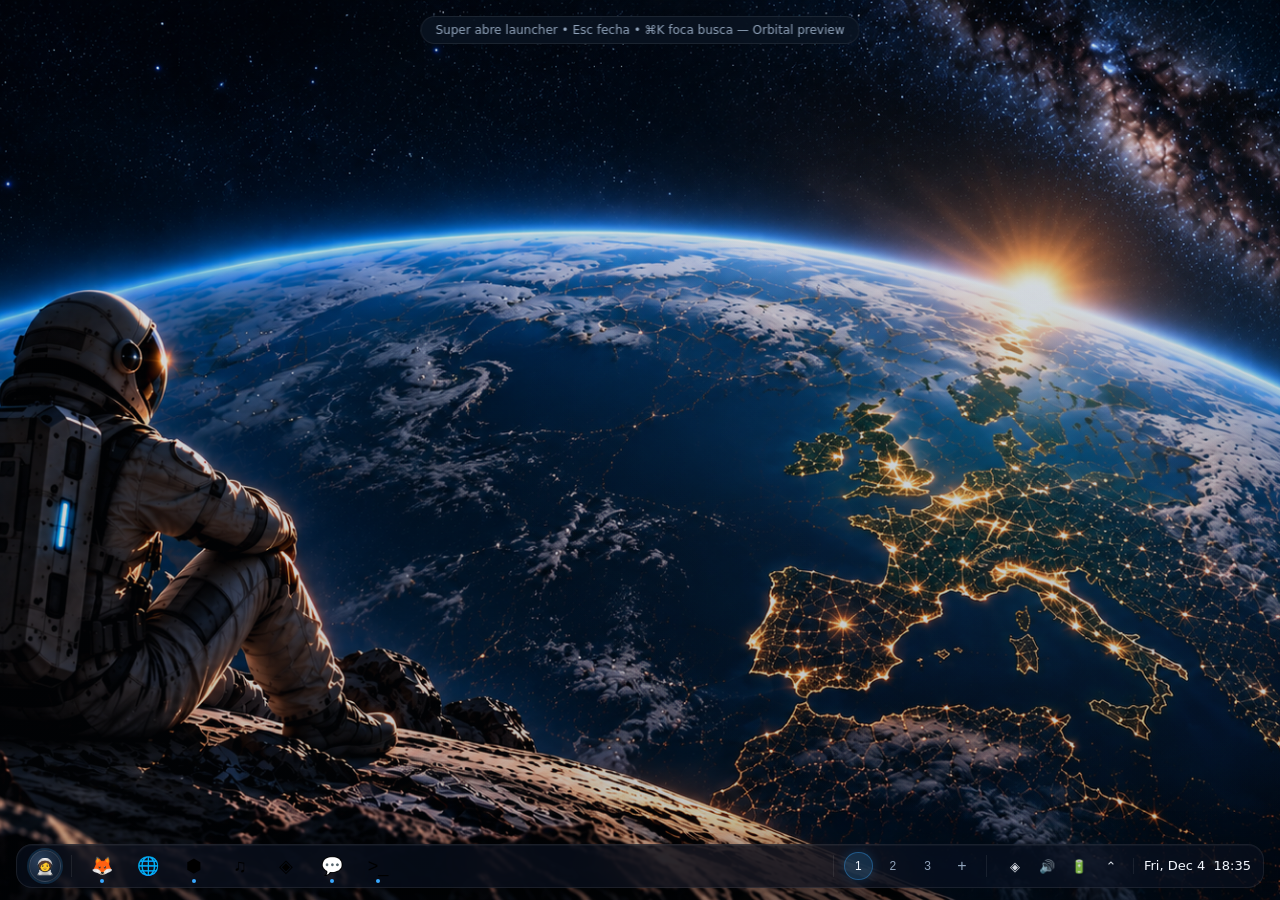
<file: preview-web/index.html>
<!DOCTYPE html>
<html lang="pt-BR">
<head>
<meta charset="utf-8"/>
<meta name="viewport" content="width=device-width,initial-scale=1"/>
<title>Orbital — Sci-Fi OS Preview</title>
<style>
  :root{
    --bg:#050B14;--surface:#0A1422;--surface-light:#101E30;--border:rgba(255,255,255,0.08);
    --accent:#39A9FF;--accent2:#1769AA;--cyan:#5BC0FF;--text:#F4F8FF;--muted:#60758C;--secondary:#91A4BB;
    --taskbar-bg:rgba(7,15,28,0.72);--launcher-bg:rgba(10,20,34,0.84);
  }
  *{box-sizing:border-box;margin:0;padding:0}
  html,body{height:100%;font-family:Inter,system-ui,"Segoe UI",sans-serif;background:var(--bg);color:var(--text);overflow:hidden}
  /* Desktop wallpaper - astronaut + earth from mockup */
  .desktop{
    position:fixed;inset:0;
    background:
      linear-gradient(180deg, rgba(5,11,20,0.10) 0%, rgba(5,11,20,0.25) 100%),
      url('../backgrounds/01-orbital-astronaut.png') center/cover no-repeat,
      radial-gradient(1200px 800px at 70% 15%, rgba(57,169,255,0.10), transparent 60%),
      var(--bg);
    display:flex;flex-direction:column;
  }
  /* fallback if file:// blocked: use gradient earth */
  .desktop::before{
    content:"";position:absolute;inset:0;pointer-events:none;
    background: radial-gradient(900px 600px at 85% 50%, rgba(80,180,255,0.08), transparent 65%);
  }
  .spacer{flex:1}
  /* Taskbar — §4-§14 */
  .taskbar{
    position:relative;
    margin: 0 16px 12px 16px;
    display:flex;align-items:center;gap:0;
    background: var(--taskbar-bg);
    backdrop-filter: blur(24px) saturate(130%);
    -webkit-backdrop-filter: blur(24px) saturate(130%);
    border:1px solid var(--border);
    border-radius:16px;
    box-shadow: 0 12px 40px rgba(0,0,0,0.35), 0 1px 0 rgba(255,255,255,0.04) inset;
    padding:6px 12px;
    height:44px;
    z-index:10;
  }
  .avatar{
    width:32px;height:32px;border-radius:999px;overflow:hidden;flex-shrink:0;
    border:1px solid rgba(255,255,255,0.12);
    box-shadow: 0 0 0 2px rgba(57,169,255,0.18), 0 2px 12px rgba(0,0,0,0.3);
    background: radial-gradient(circle at 30% 30%, #2a3f5a, #0a1422);
    display:flex;align-items:center;justify-content:center;font-size:16px;cursor:pointer;
    transition: transform 160ms ease, box-shadow 160ms ease;
  }
  .avatar:hover{transform:scale(1.06);box-shadow:0 0 0 2px rgba(57,169,255,0.35)}
  .sep{width:1px;height:22px;background:rgba(255,255,255,0.08);margin:0 10px;flex-shrink:0}
  .apps{ display:flex;gap:6px;align-items:center;flex:1; min-width:0; overflow:hidden}
  .app{
    width:40px;height:40px;border-radius:10px;display:flex;align-items:center;justify-content:center;
    background:transparent;border:1px solid transparent;cursor:pointer;position:relative;
    transition: transform 160ms ease, background 160ms ease, border-color 160ms ease;
    font-size:18px;
  }
  .app:hover{background:rgba(255,255,255,0.06);transform:scale(1.06);border-color:rgba(57,169,255,0.12)}
  .app.active{background:rgba(57,169,255,0.14);border-color:rgba(57,169,255,0.22)}
  .dot{position:absolute;bottom:2px;left:50%;transform:translateX(-50%);width:4px;height:4px;border-radius:99px;background:var(--accent);opacity:0;transition:opacity 160ms}
  .app.running .dot{opacity:1}
  .workspaces{display:flex;gap:6px;align-items:center;flex-shrink:0}
  .ws{
    min-width:28px;height:28px;padding:0 10px;border-radius:999px;
    display:flex;align-items:center;justify-content:center;
    font-size:12px;font-weight:500;color:var(--secondary);
    background:transparent;border:1px solid transparent;cursor:pointer;
    transition: all 160ms ease;
  }
  .ws.active{background:rgba(57,169,255,0.18);color:var(--text);border-color:rgba(57,169,255,0.35);box-shadow:0 0 12px rgba(57,169,255,0.18)}
  .ws:hover{background:rgba(255,255,255,0.06);color:var(--text)}
  .ws.add{width:28px;padding:0;font-size:16px}
  .system{ display:flex;gap:4px;align-items:center; margin-left:4px}
  .sys{
    width:28px;height:28px;border-radius:8px;display:flex;align-items:center;justify-content:center;
    color:var(--text);opacity:0.85;cursor:pointer;transition:background 160ms;
    font-size:13px;
  }
  .sys:hover{background:rgba(255,255,255,0.06)}
  .clock{
    font-size:13px;font-weight:500;color:var(--text);white-space:nowrap;margin-left:8px;padding-left:10px;
    border-left:1px solid rgba(255,255,255,0.08);line-height:1.2;
  }
  .clock span{color:var(--secondary);font-weight:400}
  /* Launcher — §15-§21 */
  .overlay{
    position:fixed;inset:0;background:rgba(5,11,20,0.18);backdrop-filter:blur(2px);
    opacity:0;pointer-events:none;transition:opacity 180ms ease;z-index:5;
  }
  .overlay.open{opacity:1;pointer-events:auto}
  .launcher{
    position:fixed;left:50%;bottom:68px;transform:translateX(-50%) translateY(8px) scale(0.98);
    width:min(640px, calc(100vw - 32px));height:min(560px, calc(100vh - 100px));
    background: var(--launcher-bg);
    backdrop-filter: blur(24px) saturate(130%);
    -webkit-backdrop-filter: blur(24px) saturate(130%);
    border:1px solid var(--border);border-radius:20px;
    box-shadow: 0 20px 60px rgba(0,0,0,0.40);
    display:flex;flex-direction:column;overflow:hidden;
    opacity:0;pointer-events:none;transition: all 180ms cubic-bezier(0.22,1,0.36,1);z-index:6;
  }
  .launcher.open{opacity:1;pointer-events:auto;transform:translateX(-50%) translateY(0) scale(1)}
  @media(prefers-reduced-motion:reduce){ .launcher,.app,.ws{transition:none} }
  .search-wrap{padding:16px 16px 12px 16px;flex-shrink:0}
  .search{
    width:100%;height:40px;border-radius:12px;
    background: rgba(16,30,48,1);border:1px solid var(--border);
    display:flex;align-items:center;gap:10px;padding:0 12px;
    transition: border-color 160ms, box-shadow 160ms;
  }
  .search:focus-within{border-color:var(--accent);box-shadow:0 0 0 2px rgba(57,169,255,0.15)}
  .search input{flex:1;background:transparent;border:0;outline:0;color:var(--text);font-size:14px}
  .search input::placeholder{color:var(--muted)}
  .kbd{font-size:11px;color:var(--muted);background:rgba(255,255,255,0.06);border:1px solid var(--border);border-radius:6px;padding:3px 6px}
  .cats{
    display:flex;gap:6px;padding:0 16px 12px 16px;overflow-x:auto;scrollbar-width:none;flex-shrink:0;
  }
  .cats::-webkit-scrollbar{display:none}
  .cat{
    white-space:nowrap;padding:6px 14px;border-radius:999px;font-size:12px;font-weight:500;
    color:var(--secondary);background:transparent;border:1px solid transparent;cursor:pointer;transition:all 160ms;
  }
  .cat.active{background:var(--accent);color:var(--bg);border-color:var(--accent)}
  .cat:hover:not(.active){background:rgba(255,255,255,0.06);color:var(--text)}
  .grid{
    flex:1;overflow:auto;padding:8px 12px 16px 12px;
    display:grid;grid-template-columns: repeat(6, 1fr);gap:8px;align-content:start;
  }
  @media(max-width:640px){ .grid{grid-template-columns: repeat(4, 1fr)} }
  @media(max-width:420px){ .grid{grid-template-columns: repeat(3, 1fr)} }
  .item{
    display:flex;flex-direction:column;align-items:center;gap:8px;
    padding:12px 6px;border-radius:14px;cursor:pointer;
    background:transparent;border:1px solid transparent;transition: all 160ms ease;
  }
  .item:hover{background:rgba(255,255,255,0.06);transform:scale(1.02);border-color:rgba(57,169,255,0.10);box-shadow:0 4px 16px rgba(0,0,0,0.12)}
  .item:focus-visible{outline:0;background:rgba(57,169,255,0.14);border-color:var(--accent)}
  .icon{width:44px;height:44px;border-radius:12px;display:flex;align-items:center;justify-content:center;font-size:22px;box-shadow:0 2px 12px rgba(0,0,0,0.2)}
  .label{font-size:12px;color:var(--text);text-align:center;line-height:1.2;max-width:100%;overflow:hidden;text-overflow:ellipsis;white-space:nowrap}
  /* icons colorful fallback like mockup */
  .hint{position:fixed;top:16px;left:50%;transform:translateX(-50%);background:rgba(10,20,34,0.8);border:1px solid var(--border);border-radius:999px;padding:6px 14px;font-size:12px;color:var(--secondary);backdrop-filter:blur(12px);z-index:20}
</style>
</head>
<body>
<div class="desktop">
  <div class="hint">Super abre launcher • Esc fecha • ⌘K foca busca — Orbital preview</div>
  <div class="spacer"></div>

  <!-- Taskbar -->
  <div class="taskbar" role="toolbar" aria-label="Taskbar">
    <div class="avatar" title="User" tabindex="0">🧑‍🚀</div>
    <div class="sep"></div>
    <div class="apps" id="apps"></div>
    <div class="sep"></div>
    <div class="workspaces" id="workspaces"></div>
    <div class="sep"></div>
    <div class="system">
      <div class="sys" title="Network">◈</div>
      <div class="sys" title="Audio">🔊</div>
      <div class="sys" title="Battery">🔋</div>
      <div class="sys" title="Chevron">⌃</div>
    </div>
    <div class="clock" id="clock">Wed, Sep 17&nbsp;&nbsp;11:24</div>
  </div>
</div>

<div class="overlay" id="overlay"></div>

<!-- Launcher -->
<div class="launcher" id="launcher" role="dialog" aria-label="Application launcher">
  <div class="search-wrap">
    <label class="search">
      <span style="opacity:0.7">⌕</span>
      <input id="searchInput" placeholder="Search for apps, files, and settings..." autocomplete="off"/>
      <span class="kbd">⌘ K</span>
    </label>
  </div>
  <div class="cats" id="cats"></div>
  <div class="grid" id="grid" role="grid"></div>
</div>

<script>
const appsData = [
  {id:'firefox', name:'Firefox', icon:'🦊', bg:'#ff6b2c', cat:'Productivity', pinned:true, running:true},
  {id:'chrome', name:'Chrome', icon:'🌐', bg:'#4285f4', cat:'Productivity', pinned:true, running:false},
  {id:'vscode', name:'VS Code', icon:'⬢', bg:'#007acc', cat:'Development', pinned:true, running:true},
  {id:'spotify', name:'Spotify', icon:'♫', bg:'#1db954', cat:'Media', pinned:true, running:false},
  {id:'figma', name:'Figma', icon:'◈', bg:'#a259ff', cat:'Productivity', pinned:true, running:false},
  {id:'notion', name:'Notion', icon:'N', bg:'#ffffff', cat:'Productivity', pinned:false, running:false},
  {id:'discord', name:'Discord', icon:'💬', bg:'#5865f2', cat:'Media', pinned:true, running:true},
  {id:'terminal', name:'Terminal', icon:'>_', bg:'#0a1422', cat:'Development', pinned:true, running:true},
  {id:'docker', name:'Docker', icon:'🐳', bg:'#2496ed', cat:'Development', pinned:false, running:false},
  {id:'postman', name:'Postman', icon:'↗', bg:'#ff6c37', cat:'Development', pinned:false, running:false},
  {id:'github', name:'GitHub', icon:'◯', bg:'#24292e', cat:'Development', pinned:false, running:false},
  {id:'slack', name:'Slack', icon:'⬡', bg:'#e01e5a', cat:'Productivity', pinned:false, running:false},
  {id:'photos', name:'Photos', icon:'🌸', bg:'#ff6b9d', cat:'Media', pinned:false, running:false},
  {id:'files', name:'Files', icon:'📁', bg:'#3aa0ff', cat:'Utilities', pinned:false, running:false},
  {id:'calendar', name:'Calendar', icon:'17', bg:'#ffffff', cat:'Productivity', pinned:false, running:false},
  {id:'settings', name:'Settings', icon:'⚙', bg:'#60758c', cat:'Utilities', pinned:false, running:false},
  {id:'calc', name:'Calculator', icon:'⌨', bg:'#60758c', cat:'Utilities', pinned:false, running:false},
  {id:'weather', name:'Weather', icon:'☁', bg:'#3aa0ff', cat:'Utilities', pinned:false, running:false},
];
const catsData = ['All Apps','Productivity','Development','Media','Utilities','Games'];
let activeCat = 'All Apps';
let filter = '';

const appsEl = document.getElementById('apps');
const gridEl = document.getElementById('grid');
const catsEl = document.getElementById('cats');
const launcher = document.getElementById('launcher');
const overlay = document.getElementById('overlay');
const searchInput = document.getElementById('searchInput');

function renderTaskbar(){
  appsEl.innerHTML='';
  appsData.filter(a=>a.pinned).forEach(a=>{
    const d=document.createElement('button');
    d.className='app'+(a.running?' running':'');
    d.title=a.name;
    d.innerHTML=`<span style="font-size:18px">${a.icon}</span><span class="dot"></span>`;
    d.onclick=()=>{ a.running=!a.running; renderTaskbar(); renderGrid(); };
    appsEl.appendChild(d);
  });
}
const workspaces = [
  {id:'1', active:true},{id:'2', active:false},{id:'3', active:false}
];
function renderWorkspaces(){
  const el=document.getElementById('workspaces');
  el.innerHTML='';
  workspaces.forEach(w=>{
    const b=document.createElement('button'); b.className='ws'+(w.active?' active':''); b.textContent=w.id;
    b.onclick=()=>{ workspaces.forEach(x=>x.active=false); w.active=true; renderWorkspaces(); };
    el.appendChild(b);
  });
  const add=document.createElement('button'); add.className='ws add'; add.textContent='+';
  add.onclick=()=>{ const n=String(workspaces.length+1); workspaces.push({id:n,active:false}); renderWorkspaces(); };
  el.appendChild(add);
}
function renderCats(){
  catsEl.innerHTML='';
  catsData.forEach(c=>{
    const b=document.createElement('button'); b.className='cat'+(c===activeCat?' active':''); b.textContent=c;
    b.onclick=()=>{ activeCat=c; renderCats(); renderGrid(); };
    catsEl.appendChild(b);
  });
}
function renderGrid(){
  const q = filter.toLowerCase();
  gridEl.innerHTML='';
  appsData.filter(a=>{
    if(q && !a.name.toLowerCase().includes(q)) return false;
    if(activeCat!=='All Apps' && a.cat!==activeCat) return false;
    return true;
  }).forEach(a=>{
    const d=document.createElement('button'); d.className='item'; d.setAttribute('role','gridcell');
    d.innerHTML=`<div class="icon" style="background:${a.bg};color:${a.bg==='#ffffff'?'#0a1422':'#fff'}">${a.icon}</div><div class="label">${a.name}</div>`;
    d.title=a.name;
    gridEl.appendChild(d);
  });
  if(gridEl.children.length===0){
    gridEl.innerHTML='<div style="grid-column:1/-1;text-align:center;color:var(--muted);padding:40px 0">No apps found</div>';
  }
}
function openLauncher(){ launcher.classList.add('open'); overlay.classList.add('open'); searchInput.focus(); }
function closeLauncher(){ launcher.classList.remove('open'); overlay.classList.remove('open'); }
document.addEventListener('keydown', e=>{
  if((e.metaKey||e.ctrlKey) && e.key.toLowerCase()==='k'){ e.preventDefault(); openLauncher(); }
  if(e.key==='Meta' || e.key==='Super'){ e.preventDefault(); launcher.classList.contains('open')?closeLauncher():openLauncher(); }
  if(e.key==='Escape'){ closeLauncher(); }
});
overlay.addEventListener('click', closeLauncher);
searchInput.addEventListener('input', e=>{ filter=e.target.value; renderGrid(); });

// taskbar avatar opens launcher too
document.querySelector('.avatar').addEventListener('click', ()=> launcher.classList.contains('open')?closeLauncher():openLauncher());

// clock
function tick(){
  const now=new Date();
  const opts={weekday:'short', month:'short', day:'numeric'};
  const d=now.toLocaleDateString('en-US', opts);
  const t=now.toLocaleTimeString('en-US', {hour:'2-digit', minute:'2-digit', hour12:false});
  document.getElementById('clock').innerHTML = d+'&nbsp;&nbsp;'+t;
}
tick(); setInterval(tick, 30000);

// Try to load local wallpaper as data URL if file:// blocked: fallback already via CSS gradient
// Attempt to inline the mockup as background via JS fetch (if served via http)
fetch('../backgrounds/01-orbital-astronaut.png').catch(()=>{});

renderTaskbar(); renderWorkspaces(); renderCats(); renderGrid();

// Keyboard nav for grid
gridEl.addEventListener('keydown', e=>{
  const items=[...gridEl.querySelectorAll('.item')];
  let idx=items.indexOf(document.activeElement);
  if(e.key==='ArrowRight'){ e.preventDefault(); items[Math.min(idx+1, items.length-1)]?.focus(); }
  if(e.key==='ArrowLeft'){ e.preventDefault(); items[Math.max(idx-1,0)]?.focus(); }
});
</script>
</body>
</html>
</file>
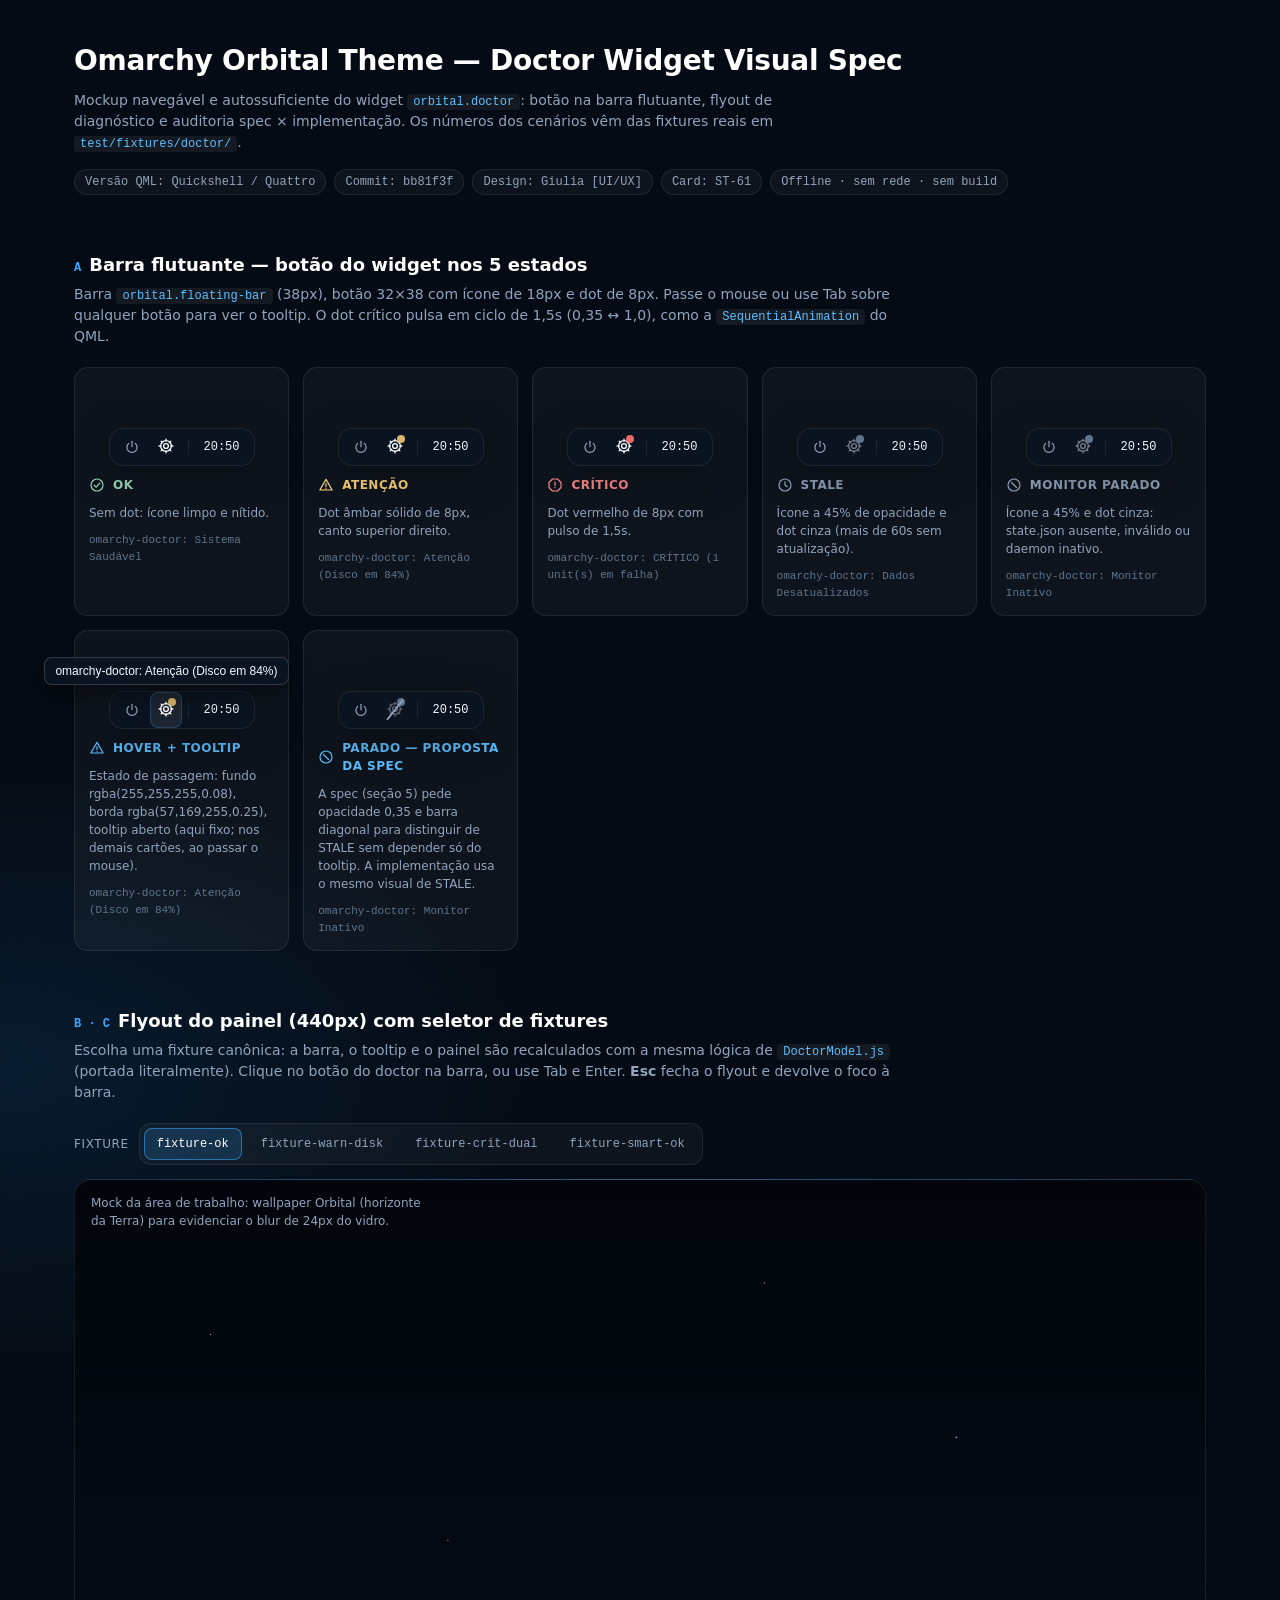
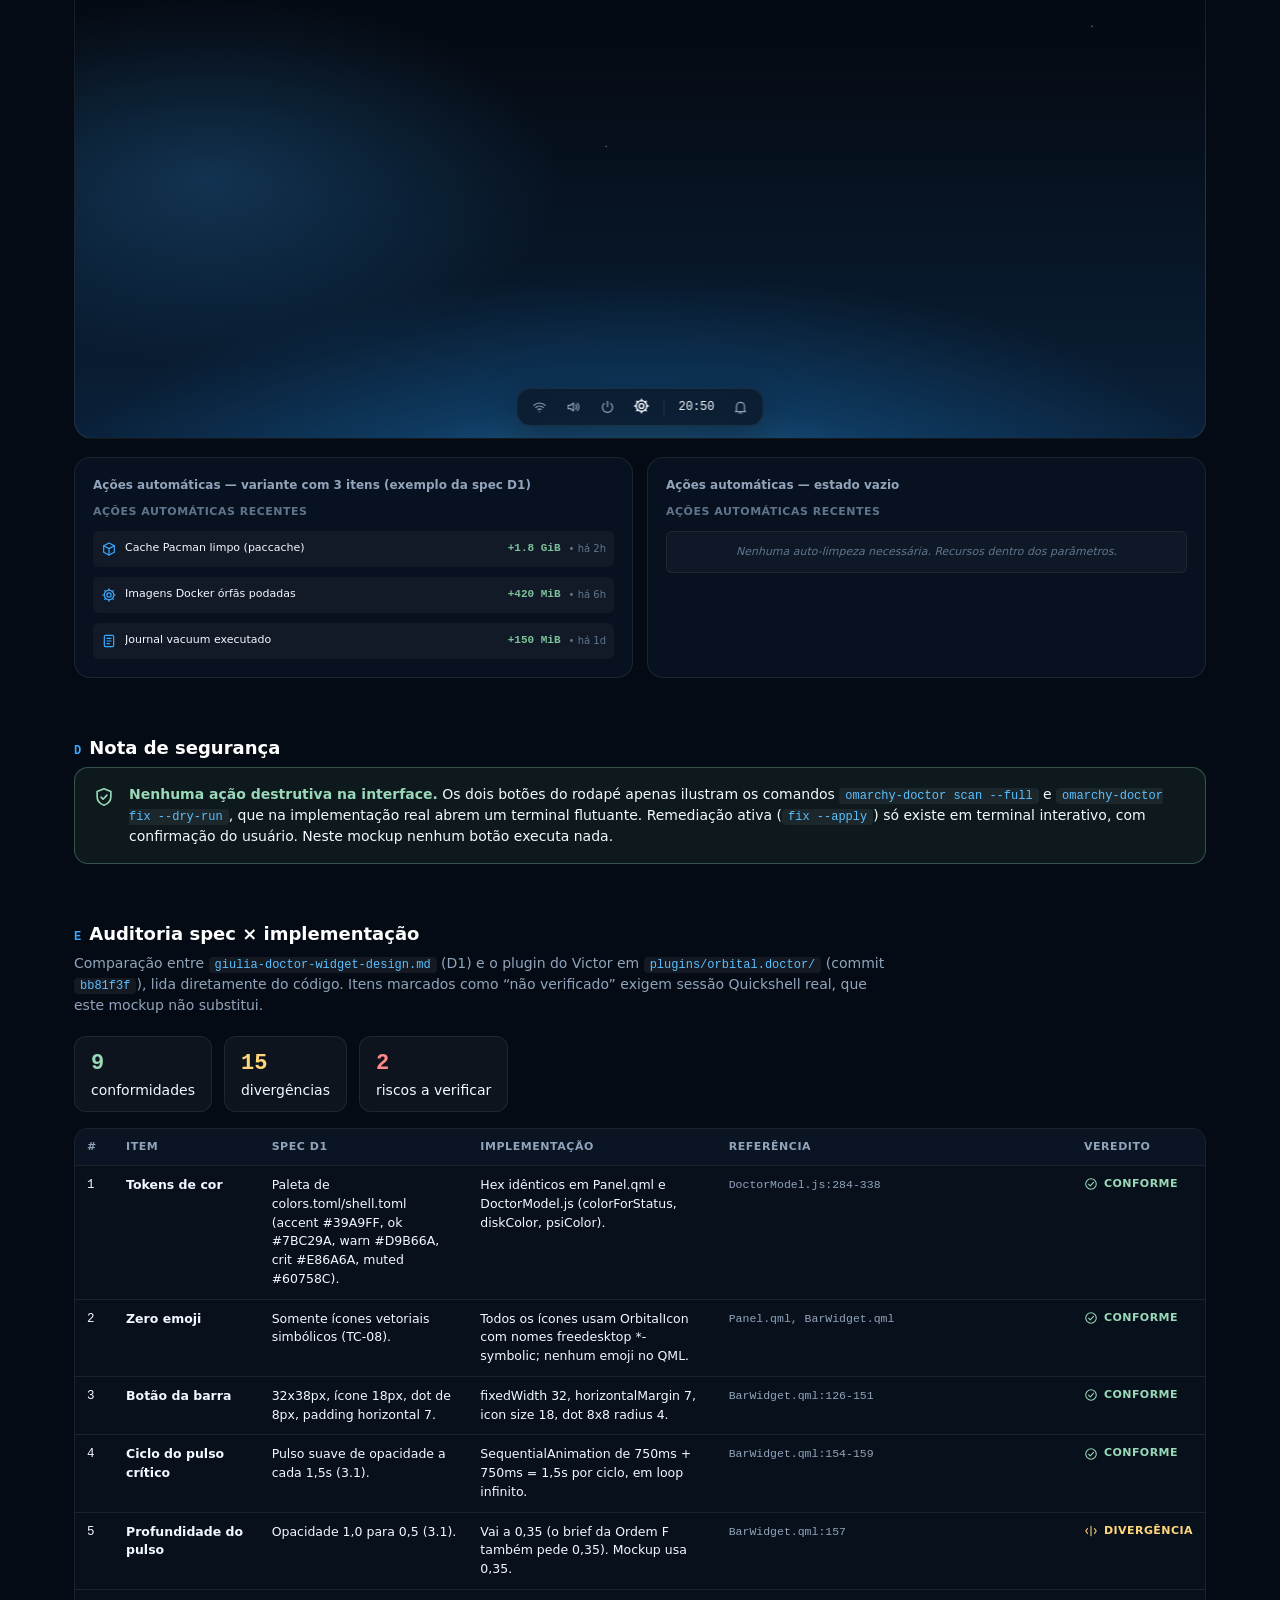
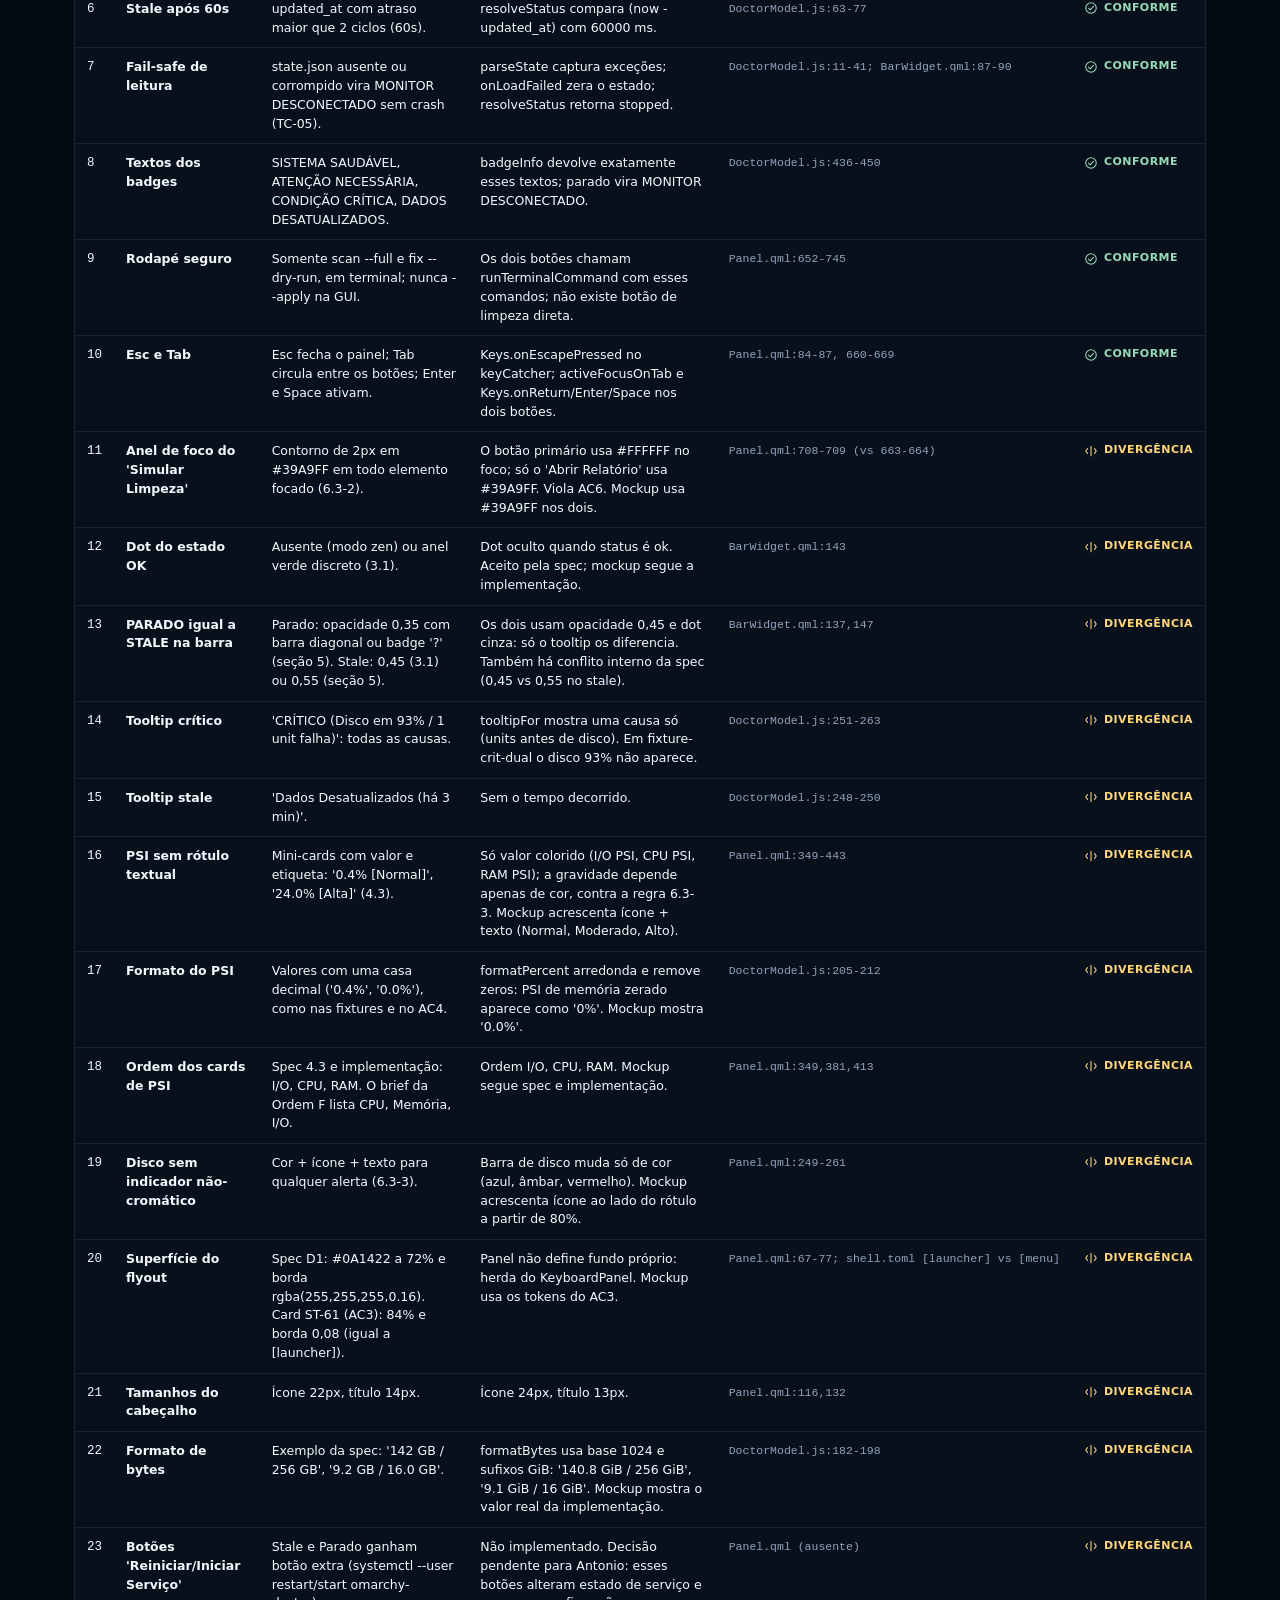
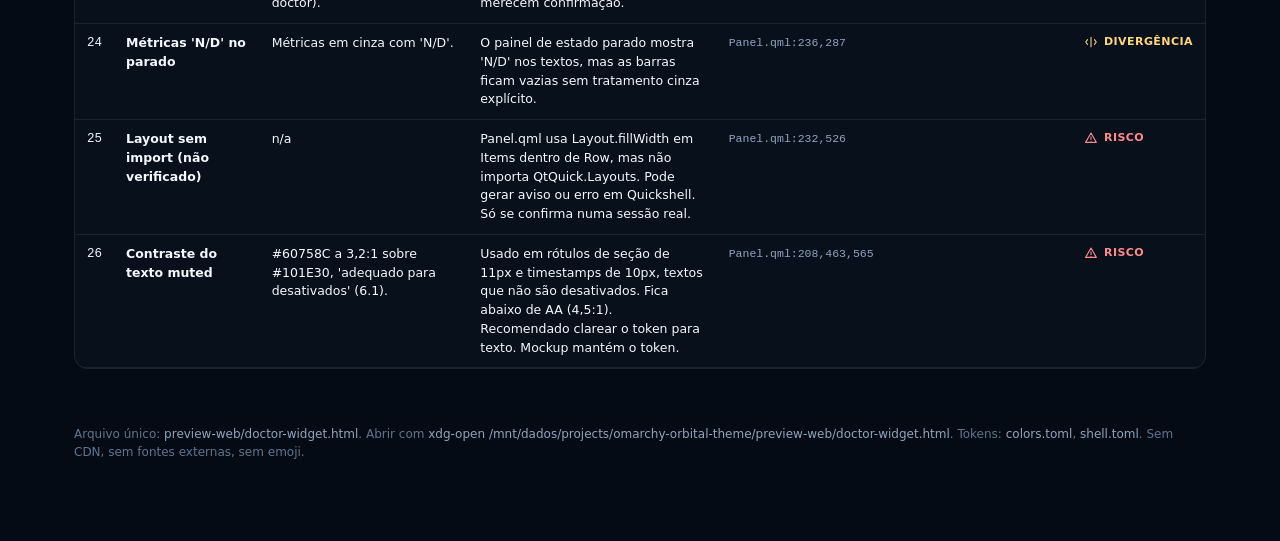
<file: preview-web/doctor-widget.html>
<!DOCTYPE html>
<html lang="pt-BR">
<head>
<meta charset="utf-8">
<meta name="viewport" content="width=device-width, initial-scale=1">
<title>Omarchy Orbital Theme - Doctor Widget Visual Spec</title>
<style>
:root {
  --bg: #050B14;
  --glass: #0A1422;
  --card: #101E30;
  --fg: #F4F8FF;
  --bright: #FFFFFF;
  --dim: #91A4BB;
  --muted: #60758C;
  --accent: #39A9FF;
  --cyan: #5BC0FF;
  --ok: #7BC29A;
  --ok-hi: #9AD9B8;
  --warn: #D9B66A;
  --warn-hi: #FFD67A;
  --crit: #E86A6A;
  --crit-hi: #FF8A8A;
  --line: rgba(255,255,255,0.08);
  --ui: system-ui, -apple-system, BlinkMacSystemFont, 'Segoe UI', Roboto, sans-serif;
  --mono: ui-monospace, 'JetBrains Mono', 'JetBrainsMono Nerd Font', monospace;
}
* { box-sizing: border-box; }
html { background: var(--bg); }
body {
  margin: 0;
  color: var(--fg);
  font-family: var(--ui);
  font-size: 14px;
  line-height: 1.5;
  background:
    radial-gradient(1200px 500px at 85% -10%, rgba(57,169,255,0.16), transparent 60%),
    radial-gradient(900px 500px at 0% 20%, rgba(23,105,170,0.18), transparent 60%),
    var(--bg);
}
.wrap { max-width: 1180px; margin: 0 auto; padding: 40px 24px 80px; }
h1 { font-size: 28px; margin: 0 0 8px; letter-spacing: -0.01em; color: var(--bright); }
h2 { font-size: 18px; margin: 0 0 6px; color: var(--bright); }
h2 .tag { font-family: var(--mono); font-size: 12px; color: var(--accent); margin-right: 8px; }
p { margin: 0 0 12px; }
.lede { color: var(--dim); max-width: 760px; }
.chips { display: flex; flex-wrap: wrap; gap: 8px; margin: 16px 0 0; }
.chip {
  font-family: var(--mono); font-size: 12px; color: var(--dim);
  border: 1px solid var(--line); background: rgba(255,255,255,0.04);
  padding: 3px 10px; border-radius: 999px;
}
section.block { margin-top: 56px; }
section.block > .sub { color: var(--dim); max-width: 820px; margin-bottom: 20px; }
code, .mono { font-family: var(--mono); }
code { font-size: 12px; background: rgba(255,255,255,0.06); padding: 1px 6px; border-radius: 4px; color: var(--cyan); }

/* ---------- icons ---------- */
.ico { width: 1em; height: 1em; fill: none; stroke: currentColor; stroke-width: 1.8; stroke-linecap: round; stroke-linejoin: round; flex: none; vertical-align: -0.125em; }

/* ---------- focus (AC6) ---------- */
:focus { outline: none; }
:focus-visible { outline: 2px solid var(--accent); outline-offset: 2px; }

/* ---------- floating bar ---------- */
.bar {
  display: inline-flex; align-items: center; gap: 2px;
  height: 38px; padding: 0 6px;
  background: rgba(10,20,34,0.72);
  -webkit-backdrop-filter: blur(24px); backdrop-filter: blur(24px);
  border: 1px solid var(--line);
  border-radius: 14px;
  box-shadow: 0 12px 40px rgba(0,0,0,0.35);
}
.bar .mod {
  width: 32px; height: 36px; display: grid; place-items: center;
  color: var(--dim); font-size: 16px;
}
.bar .clock { font-family: var(--mono); font-size: 12px; color: var(--fg); padding: 0 8px; }
.bar .div { width: 1px; height: 16px; background: var(--line); margin: 0 4px; }

.wbtn {
  position: relative; width: 32px; height: 36px; padding: 0; margin: 0;
  display: grid; place-items: center;
  background: transparent; border: 1px solid transparent; border-radius: 8px;
  color: var(--fg); cursor: pointer; font-size: 18px;
}
.wbtn .gear { opacity: 1; transition: opacity .15s; }
.wbtn:hover, .wbtn.is-hover { background: rgba(255,255,255,0.08); border-color: rgba(57,169,255,0.25); color: var(--bright); }
.wbtn:active { background: rgba(57,169,255,0.18); border-color: rgba(57,169,255,0.55); color: var(--accent); }
.wbtn[aria-expanded="true"] { background: rgba(57,169,255,0.14); border-color: rgba(57,169,255,0.35); color: var(--accent); }
.wbtn.s-stale .gear, .wbtn.s-stopped .gear { opacity: 0.45; }
.wbtn .dot {
  position: absolute; top: 5px; right: 5px; width: 8px; height: 8px; border-radius: 50%;
  display: none;
}
.wbtn.s-warning .dot { display: block; background: var(--warn); }
.wbtn.s-critical .dot { display: block; background: var(--crit); animation: pulse 1.5s ease-in-out infinite; }
.wbtn.s-stale .dot, .wbtn.s-stopped .dot { display: block; background: var(--muted); }
.wbtn .slash { display: none; position: absolute; inset: 0; pointer-events: none; }
.wbtn.spec-slash .slash { display: block; }
@keyframes pulse { 0%, 100% { opacity: 1; } 50% { opacity: 0.35; } }

.tip {
  position: absolute; left: 50%; bottom: calc(100% + 8px); transform: translateX(-50%);
  white-space: nowrap; pointer-events: none; z-index: 20;
  background: rgba(10,20,34,0.94); color: var(--fg);
  border: 1px solid rgba(255,255,255,0.16); border-radius: 8px;
  padding: 6px 10px; font-size: 12px;
  box-shadow: 0 8px 24px rgba(0,0,0,0.45);
  opacity: 0; visibility: hidden; transition: opacity .12s;
}
.wbtn:hover > .tip, .wbtn:focus-visible > .tip, .wbtn.is-hover > .tip { opacity: 1; visibility: visible; }

/* ---------- state cards (section A) ---------- */
.states { display: grid; grid-template-columns: repeat(auto-fill, minmax(210px, 1fr)); gap: 14px; }
.scard {
  background: rgba(255,255,255,0.04); border: 1px solid var(--line); border-radius: 14px;
  padding: 16px 14px 14px; display: flex; flex-direction: column; gap: 10px;
}
.scard .stage { height: 82px; display: flex; align-items: flex-end; justify-content: center; }
.scard .lbl { display: flex; align-items: center; gap: 8px; font-weight: 700; font-size: 12px; letter-spacing: 0.04em; text-transform: uppercase; }
.scard .desc { font-size: 12px; color: var(--dim); margin: 0; }
.scard .tt { font-family: var(--mono); font-size: 11px; color: var(--muted); margin: 0; word-break: break-word; }
.l-ok { color: var(--ok-hi); } .l-warning { color: var(--warn-hi); } .l-critical { color: var(--crit-hi); } .l-stale, .l-stopped { color: var(--dim); }
.l-info { color: var(--cyan); }

/* ---------- stage with flyout (section B) ---------- */
.picker { display: flex; flex-wrap: wrap; align-items: center; gap: 10px; margin-bottom: 14px; }
.picker .cap { color: var(--dim); font-size: 12px; text-transform: uppercase; letter-spacing: 0.05em; }
.seg { display: inline-flex; flex-wrap: wrap; gap: 6px; padding: 4px; border: 1px solid var(--line); border-radius: 12px; background: rgba(255,255,255,0.04); }
.seg button {
  font: inherit; font-size: 12px; font-family: var(--mono); color: var(--dim);
  background: transparent; border: 1px solid transparent; border-radius: 8px; padding: 6px 12px; cursor: pointer;
}
.seg button:hover { color: var(--fg); background: rgba(255,255,255,0.06); }
.seg button[aria-checked="true"] { color: var(--bright); background: rgba(57,169,255,0.16); border-color: rgba(57,169,255,0.55); }

.desk {
  position: relative; height: 860px; border-radius: 18px; overflow: hidden;
  border: 1px solid var(--line);
  background:
    radial-gradient(900px 380px at 50% 112%, rgba(91,192,255,0.55), rgba(23,105,170,0.35) 38%, transparent 70%),
    radial-gradient(500px 260px at 12% 70%, rgba(57,169,255,0.22), transparent 70%),
    linear-gradient(180deg, #02060C 0%, #050B14 55%, #0a2038 100%);
}
.desk .stars { position: absolute; inset: 0; opacity: .7; background-image:
  radial-gradient(1px 1px at 12% 18%, #fff, transparent), radial-gradient(1px 1px at 33% 42%, #cfe6ff, transparent),
  radial-gradient(1px 1px at 61% 12%, #fff, transparent), radial-gradient(1.5px 1.5px at 78% 30%, #cfe6ff, transparent),
  radial-gradient(1px 1px at 90% 52%, #fff, transparent), radial-gradient(1px 1px at 47% 66%, #cfe6ff, transparent); }
.desk .bar { position: absolute; left: 50%; bottom: 12px; transform: translateX(-50%); }
.desk .hint { position: absolute; left: 16px; top: 14px; font-size: 12px; color: var(--dim); max-width: 330px; }

.flyout {
  position: absolute; width: 440px; max-height: 740px; overflow-y: auto; overflow-x: hidden;
  background: rgba(10,20,34,0.84);
  -webkit-backdrop-filter: blur(24px); backdrop-filter: blur(24px);
  border: 1px solid rgba(255,255,255,0.08);
  border-radius: 16px;
  box-shadow: 0 12px 40px rgba(0,0,0,0.45);
  padding: 18px;
  display: none; z-index: 10;
}
.flyout.open { display: block; }
.flyout.static { position: relative; display: block; }
.fcol { display: flex; flex-direction: column; gap: 14px; }
.rule { height: 1px; background: var(--line); border: 0; margin: 0; }
.hdr { display: flex; align-items: center; gap: 10px; }
.hdr .ttl { flex: 1; min-width: 0; }
.hdr .ttl b { display: block; font-size: 13px; letter-spacing: 0.04em; color: var(--bright); }
.hdr .ttl span { display: block; font-size: 11px; color: var(--dim); white-space: nowrap; overflow: hidden; text-overflow: ellipsis; }
.pill { display: inline-flex; align-items: center; gap: 6px; height: 24px; padding: 0 10px; border-radius: 12px; font-size: 10px; font-weight: 700; white-space: nowrap; border: 1px solid; }
.pill i { width: 6px; height: 6px; border-radius: 50%; background: currentColor; }
.pill.ok { color: var(--ok); background: rgba(123,194,154,0.16); border-color: rgba(123,194,154,0.45); }
.pill.warning { color: var(--warn); background: rgba(217,182,106,0.16); border-color: rgba(217,182,106,0.45); }
.pill.critical { color: var(--crit); background: rgba(232,106,106,0.16); border-color: rgba(232,106,106,0.45); }
.pill.stale, .pill.stopped { color: var(--dim); background: rgba(96,117,140,0.18); border-color: rgba(96,117,140,0.40); }
.verdict { font-size: 11px; color: var(--dim); margin: -6px 0 0; }
.sec { display: flex; flex-direction: column; gap: 10px; }
.sec > .st { font-size: 11px; font-weight: 700; letter-spacing: 0.5px; color: var(--muted); text-transform: uppercase; }
.meter .row { display: flex; justify-content: space-between; align-items: baseline; gap: 8px; }
.meter .row .n { font-size: 12px; color: var(--fg); display: inline-flex; align-items: center; gap: 6px; }
.meter .row .v { font-family: var(--mono); font-size: 11px; color: var(--dim); }
.track { height: 6px; border-radius: 3px; background: rgba(255,255,255,0.08); margin-top: 4px; overflow: hidden; }
.fill { height: 100%; border-radius: 3px; }
.sub11 { font-size: 11px; color: var(--muted); margin-top: 4px; }
.psi-t { font-size: 11px; color: var(--dim); }
.psi { display: grid; grid-template-columns: repeat(3, 1fr); gap: 6px; }
.chipc { border: 1px solid var(--line); background: rgba(255,255,255,0.04); border-radius: 6px; padding: 5px 4px; text-align: center; }
.chipc small { display: block; font-size: 9px; font-weight: 700; color: var(--muted); }
.chipc b { display: block; font-family: var(--mono); font-size: 11px; }
.chipc em { display: inline-flex; align-items: center; gap: 3px; font-style: normal; font-size: 9px; }
.chipc.mod { background: rgba(217,182,106,0.12); }
.chipc.high { background: rgba(232,106,106,0.16); }
.act { display: flex; align-items: center; gap: 8px; height: 36px; padding: 0 8px; border-radius: 6px; background: rgba(255,255,255,0.04); }
.act .d { flex: 1; min-width: 0; font-size: 11px; white-space: nowrap; overflow: hidden; text-overflow: ellipsis; }
.act .f { font-family: var(--mono); font-size: 11px; font-weight: 700; color: var(--ok); }
.act .t { font-size: 10px; color: var(--muted); white-space: nowrap; }
.empty { border: 1px solid rgba(255,255,255,0.06); background: rgba(255,255,255,0.03); border-radius: 6px; padding: 12px; text-align: center; font-size: 11px; color: var(--muted); font-style: italic; }
.note { display: flex; align-items: center; gap: 8px; min-height: 32px; padding: 6px 8px; border-radius: 6px; font-size: 11px; border: 1px solid; }
.note.ok { color: var(--ok); background: rgba(123,194,154,0.08); border-color: rgba(123,194,154,0.25); }
.note.bad { color: var(--crit-hi); background: rgba(232,106,106,0.14); border-color: rgba(232,106,106,0.45); font-weight: 700; }
.note.neutral { color: var(--dim); background: rgba(255,255,255,0.04); border-color: rgba(255,255,255,0.08); }
.note .sm { display: block; font-weight: 400; font-size: 10px; color: var(--dim); }
.foot { display: grid; grid-template-columns: 1fr 1fr; gap: 10px; }
.fbtn {
  font: inherit; font-size: 11px; font-weight: 700; height: 36px; border-radius: 8px;
  display: inline-flex; align-items: center; justify-content: center; gap: 6px; cursor: pointer; color: var(--fg);
  background: rgba(255,255,255,0.06); border: 1px solid rgba(255,255,255,0.16);
}
.fbtn:hover { background: rgba(255,255,255,0.10); border-color: rgba(255,255,255,0.28); }
.fbtn.primary { color: var(--bright); background: rgba(57,169,255,0.16); border-color: rgba(57,169,255,0.55); }
.fbtn.primary:hover { background: rgba(57,169,255,0.26); border-color: var(--cyan); }
.echo {
  font-family: var(--mono); font-size: 11px; color: var(--dim);
  border: 1px dashed rgba(255,255,255,0.16); border-radius: 6px; padding: 6px 8px; min-height: 30px;
}
.echo b { color: var(--cyan); font-weight: 600; }
.safety {
  display: flex; gap: 8px; align-items: flex-start; font-size: 11px; color: var(--ok-hi);
  background: rgba(123,194,154,0.08); border: 1px solid rgba(123,194,154,0.25); border-radius: 6px; padding: 8px;
}

/* ---------- variants ---------- */
.variants { display: grid; grid-template-columns: repeat(auto-fit, minmax(300px, 1fr)); gap: 14px; margin-top: 18px; }
.vcard { background: rgba(10,20,34,0.84); border: 1px solid var(--line); border-radius: 16px; padding: 18px; }
.vcard h3 { margin: 0 0 10px; font-size: 12px; color: var(--dim); font-weight: 600; }

/* ---------- safety banner ---------- */
.banner {
  display: flex; gap: 14px; align-items: flex-start; padding: 16px 18px; border-radius: 14px;
  background: rgba(123,194,154,0.08); border: 1px solid rgba(123,194,154,0.35);
}
.banner .ico { font-size: 22px; color: var(--ok-hi); margin-top: 2px; }
.banner b { color: var(--ok-hi); }

/* ---------- audit ---------- */
.sum { display: flex; gap: 12px; flex-wrap: wrap; margin-bottom: 16px; }
.sum .k { padding: 10px 16px; border-radius: 12px; border: 1px solid var(--line); background: rgba(255,255,255,0.04); }
.sum .k b { font-family: var(--mono); font-size: 22px; display: block; }
table { width: 100%; border-collapse: collapse; font-size: 12.5px; }
th, td { text-align: left; vertical-align: top; padding: 10px 12px; border-bottom: 1px solid var(--line); }
th { font-size: 11px; text-transform: uppercase; letter-spacing: 0.05em; color: var(--dim); position: sticky; top: 0; background: #0a1422; }
td.ref { font-family: var(--mono); font-size: 11.5px; color: var(--dim); white-space: nowrap; }
.vd { display: inline-flex; align-items: center; gap: 6px; font-weight: 700; font-size: 11px; text-transform: uppercase; letter-spacing: 0.04em; white-space: nowrap; }
.vd.conf { color: var(--ok-hi); } .vd.div { color: var(--warn-hi); } .vd.risk { color: var(--crit-hi); }
.tablewrap { border: 1px solid var(--line); border-radius: 14px; overflow-x: auto; background: rgba(10,20,34,0.6); }
footer { margin-top: 56px; color: var(--muted); font-size: 12px; }
footer span { color: var(--dim); }
</style>
</head>
<body>

<!-- SVG sprite: symbolic system icons, drawn inline (no emoji, no external assets) -->
<svg width="0" height="0" style="position:absolute" aria-hidden="true" focusable="false">
  <defs>
    <symbol id="i-gear" viewBox="0 0 24 24"><circle cx="12" cy="12" r="3.2"/><path d="M12 2.8v2.6M12 18.6v2.6M2.8 12h2.6M18.6 12h2.6M5.5 5.5l1.9 1.9M16.6 16.6l1.9 1.9M18.5 5.5l-1.9 1.9M7.4 16.6l-1.9 1.9"/><circle cx="12" cy="12" r="7.2"/></symbol>
    <symbol id="i-check" viewBox="0 0 24 24"><circle cx="12" cy="12" r="9"/><path d="M7.8 12.4l2.9 2.9 5.6-6"/></symbol>
    <symbol id="i-warn" viewBox="0 0 24 24"><path d="M12 3.5l9.2 16H2.8z"/><path d="M12 10v4.6M12 17.4v.2"/></symbol>
    <symbol id="i-crit" viewBox="0 0 24 24"><path d="M8.2 3h7.6L21 8.2v7.6L15.8 21H8.2L3 15.8V8.2z"/><path d="M12 7.6v5.2M12 15.6v.2"/></symbol>
    <symbol id="i-clock" viewBox="0 0 24 24"><circle cx="12" cy="12" r="9"/><path d="M12 7v5.4l3.4 2"/></symbol>
    <symbol id="i-off" viewBox="0 0 24 24"><circle cx="12" cy="12" r="9"/><path d="M8.2 8.2l7.6 7.6"/></symbol>
    <symbol id="i-lock" viewBox="0 0 24 24"><rect x="5" y="10.5" width="14" height="10" rx="2"/><path d="M8 10.5V8a4 4 0 018 0v2.5"/></symbol>
    <symbol id="i-drive" viewBox="0 0 24 24"><rect x="3" y="6.5" width="18" height="11" rx="2.5"/><path d="M7 14h4M17 14h.01"/></symbol>
    <symbol id="i-doc" viewBox="0 0 24 24"><path d="M6 3h8l4 4v14H6z"/><path d="M14 3v4h4M9 12h6M9 16h6"/></symbol>
    <symbol id="i-run" viewBox="0 0 24 24"><rect x="3" y="4.5" width="18" height="15" rx="2.5"/><path d="M8 10l3 2.2L8 14.4M13 15h3.6"/></symbol>
    <symbol id="i-pkg" viewBox="0 0 24 24"><path d="M12 3l8 4.2v9.6L12 21l-8-4.2V7.2z"/><path d="M4 7.2l8 4.2 8-4.2M12 11.4V21"/></symbol>
    <symbol id="i-journal" viewBox="0 0 24 24"><rect x="5" y="3.5" width="14" height="17" rx="2"/><path d="M9 8h6M9 12h6M9 16h3.5"/></symbol>
    <symbol id="i-net" viewBox="0 0 24 24"><path d="M3.5 9.5a12 12 0 0117 0M6.5 12.8a7.7 7.7 0 0111 0M9.6 16a3.4 3.4 0 014.8 0"/><path d="M12 19.2v.1"/></symbol>
    <symbol id="i-vol" viewBox="0 0 24 24"><path d="M4 9.5h3.6L12 6v12l-4.4-3.5H4z"/><path d="M15.5 9a4.5 4.5 0 010 6M18 6.6a8 8 0 010 10.8"/></symbol>
    <symbol id="i-power" viewBox="0 0 24 24"><path d="M12 3.5v8"/><path d="M7.2 6.6a7.6 7.6 0 109.6 0"/></symbol>
    <symbol id="i-bell" viewBox="0 0 24 24"><path d="M6 17V11a6 6 0 0112 0v6l1.5 2h-15z"/><path d="M10 21h4"/></symbol>
    <symbol id="i-shield" viewBox="0 0 24 24"><path d="M12 3l7.5 3v5.5c0 4.6-3.1 8-7.5 9.5-4.4-1.5-7.5-4.9-7.5-9.5V6z"/><path d="M8.8 12.2l2.2 2.2 4.2-4.4"/></symbol>
    <symbol id="i-info" viewBox="0 0 24 24"><circle cx="12" cy="12" r="9"/><path d="M12 11v5.2M12 7.8v.2"/></symbol>
    <symbol id="i-diff" viewBox="0 0 24 24"><path d="M12 4v16M6 8l-3 4 3 4M18 8l3 4-3 4"/></symbol>
  </defs>
</svg>

<div class="wrap">

  <!-- ============================ HEADER ============================ -->
  <header>
    <h1>Omarchy Orbital Theme &mdash; Doctor Widget Visual Spec</h1>
    <p class="lede">Mockup navegável e autossuficiente do widget <code>orbital.doctor</code>: botão na barra flutuante, flyout de diagnóstico e auditoria spec &times; implementação. Os números dos cenários vêm das fixtures reais em <code>test/fixtures/doctor/</code>.</p>
    <div class="chips">
      <span class="chip">Versão QML: Quickshell / Quattro</span>
      <span class="chip">Commit: bb81f3f</span>
      <span class="chip">Design: Giulia [UI/UX]</span>
      <span class="chip">Card: ST-61</span>
      <span class="chip">Offline &middot; sem rede &middot; sem build</span>
    </div>
  </header>

  <!-- ============================ A. BAR STATES ============================ -->
  <section class="block" id="sec-a" aria-labelledby="h-a">
    <h2 id="h-a"><span class="tag">A</span>Barra flutuante &mdash; botão do widget nos 5 estados</h2>
    <p class="sub">Barra <code>orbital.floating-bar</code> (38px), botão 32&times;38 com ícone de 18px e dot de 8px. Passe o mouse ou use Tab sobre qualquer botão para ver o tooltip. O dot crítico pulsa em ciclo de 1,5s (0,35 &harr; 1,0), como a <code>SequentialAnimation</code> do QML.</p>
    <div class="states" id="states"></div>
  </section>

  <!-- ============================ B/C. FLYOUT ============================ -->
  <section class="block" id="sec-b" aria-labelledby="h-b">
    <h2 id="h-b"><span class="tag">B &middot; C</span>Flyout do painel (440px) com seletor de fixtures</h2>
    <p class="sub">Escolha uma fixture canônica: a barra, o tooltip e o painel são recalculados com a mesma lógica de <code>DoctorModel.js</code> (portada literalmente). Clique no botão do doctor na barra, ou use Tab e Enter. <b>Esc</b> fecha o flyout e devolve o foco à barra.</p>

    <div class="picker">
      <span class="cap" id="pick-cap">Fixture</span>
      <div class="seg" role="radiogroup" aria-labelledby="pick-cap" id="picker"></div>
    </div>

    <div class="desk" id="desk">
      <div class="stars"></div>
      <div class="hint">Mock da área de trabalho: wallpaper Orbital (horizonte da Terra) para evidenciar o blur de 24px do vidro.</div>
      <div class="flyout" id="flyout" role="dialog" aria-label="Omarchy Doctor"></div>
      <div class="bar" id="deskbar" role="toolbar" aria-label="Barra Orbital">
        <span class="mod" aria-hidden="true"><svg class="ico"><use href="#i-net"/></svg></span>
        <span class="mod" aria-hidden="true"><svg class="ico"><use href="#i-vol"/></svg></span>
        <span class="mod" aria-hidden="true"><svg class="ico"><use href="#i-power"/></svg></span>
        <span id="deskslot"></span>
        <span class="div" aria-hidden="true"></span>
        <span class="clock">20:50</span>
        <span class="mod" aria-hidden="true"><svg class="ico"><use href="#i-bell"/></svg></span>
      </div>
    </div>

    <div class="variants" aria-label="Variantes do bloco Ações automáticas">
      <div class="vcard">
        <h3>Ações automáticas &mdash; variante com 3 itens (exemplo da spec D1)</h3>
        <div class="sec" id="var-three"></div>
      </div>
      <div class="vcard">
        <h3>Ações automáticas &mdash; estado vazio</h3>
        <div class="sec" id="var-empty"></div>
      </div>
    </div>
  </section>

  <!-- ============================ D. SAFETY ============================ -->
  <section class="block" id="sec-d" aria-labelledby="h-d">
    <h2 id="h-d"><span class="tag">D</span>Nota de segurança</h2>
    <div class="banner" role="note">
      <svg class="ico"><use href="#i-shield"/></svg>
      <div>
        <b>Nenhuma ação destrutiva na interface.</b>
        Os dois botões do rodapé apenas ilustram os comandos <code>omarchy-doctor scan --full</code> e <code>omarchy-doctor fix --dry-run</code>, que na implementação real abrem um terminal flutuante. Remediação ativa (<code>fix --apply</code>) só existe em terminal interativo, com confirmação do usuário. Neste mockup nenhum botão executa nada.
      </div>
    </div>
  </section>

  <!-- ============================ E. AUDIT ============================ -->
  <section class="block" id="sec-e" aria-labelledby="h-e">
    <h2 id="h-e"><span class="tag">E</span>Auditoria spec &times; implementação</h2>
    <p class="sub">Comparação entre <code>giulia-doctor-widget-design.md</code> (D1) e o plugin do Victor em <code>plugins/orbital.doctor/</code> (commit <code>bb81f3f</code>), lida diretamente do código. Itens marcados como &ldquo;não verificado&rdquo; exigem sessão Quickshell real, que este mockup não substitui.</p>
    <div class="sum" id="auditsum"></div>
    <div class="tablewrap">
      <table>
        <thead><tr><th>#</th><th>Item</th><th>Spec D1</th><th>Implementação</th><th>Referência</th><th>Veredito</th></tr></thead>
        <tbody id="audit"></tbody>
      </table>
    </div>
  </section>

  <footer>
    Arquivo único: <span>preview-web/doctor-widget.html</span>. Abrir com <span>xdg-open /mnt/dados/projects/omarchy-orbital-theme/preview-web/doctor-widget.html</span>. Tokens: <span>colors.toml</span>, <span>shell.toml</span>. Sem CDN, sem fontes externas, sem emoji.
  </footer>
</div>

<script>
(function () {
  "use strict";

  /* ---------------------------------------------------------------
   * Fixtures: valores copiados de test/fixtures/doctor/*.json
   * (somente os campos consumidos por Panel.qml / DoctorModel.js).
   * --------------------------------------------------------------- */
  var FIXTURES = {
    "fixture-ok": {
      updated_at: "2026-10-27T20:50:00.000000+00:00", status: "ok", summary: "No significant bottleneck detected.",
      metrics: {
        disk: { total_bytes: 274877906944, used_bytes: 151182848819, percent_used: 55.0 },
        memory: { total: 17179869184, used: 9792525434, percent_used: 57.0 },
        zram: { total: 8589934592, used: 1460288880, percent_used: 17.0 },
        psi: { cpu: { some_avg10: 1.2 }, memory: { some_avg10: 0.0 }, io: { some_avg10: 0.4 } }
      },
      findings: [],
      recent_actions: [{ timestamp: "2026-10-27T18:45:00+00:00", action_type: "pacman_cache", description: "Cache Pacman limpo (paccache)", freed_bytes: 1932735283, freed_human: "1.8 GiB" }],
      failed_units: [],
      smart: { available: false, reason: "requires root privileges (sudoers rule pending)", devices: [] },
      service: { active: true, pid: 1420 }
    },
    "fixture-warn-disk": {
      updated_at: "2026-10-27T20:50:00.000000+00:00", status: "warning", summary: "System warning threshold reached (disk: 84%, RAM: 62%).",
      metrics: {
        disk: { total_bytes: 274877906944, used_bytes: 230897441832, percent_used: 84.0 },
        memory: { total: 17179869184, used: 10651518894, percent_used: 62.0 },
        zram: { total: 8589934592, used: 2147483648, percent_used: 25.0 },
        psi: { cpu: { some_avg10: 4.5 }, memory: { some_avg10: 1.2 }, io: { some_avg10: 18.4 } }
      },
      findings: [{ id: "disk_root_warning", severity: "warning", title: "Partição raiz acima de 80%" }],
      recent_actions: [],
      failed_units: [],
      smart: { available: false, reason: "requires root privileges", devices: [] },
      service: { active: true, pid: 1420 }
    },
    "fixture-crit-dual": {
      updated_at: "2026-10-27T20:50:00.000000+00:00", status: "critical", summary: "System critical threshold reached (disk: 93%, RAM: 88%).",
      metrics: {
        disk: { total_bytes: 274877906944, used_bytes: 255636453457, percent_used: 93.0 },
        memory: { total: 17179869184, used: 15118284881, percent_used: 88.0 },
        zram: { total: 8589934592, used: 6871947673, percent_used: 80.0 },
        psi: { cpu: { some_avg10: 28.5 }, memory: { some_avg10: 19.8 }, io: { some_avg10: 34.2 } }
      },
      findings: [{ id: "disk_space_critical", severity: "critical", title: "Disco quase cheio (93%)" }],
      recent_actions: [],
      failed_units: [{ name: "backup-sync.service", unit: "backup-sync.service", description: "Daily Workspace Remote Synchronization" }],
      smart: { available: false, reason: "requires root privileges", devices: [] },
      service: { active: true, pid: 1420 }
    },
    "fixture-smart-ok": {
      updated_at: "2026-10-27T20:50:00.000000+00:00", status: "ok", summary: "No significant bottleneck detected.",
      metrics: {
        disk: { total_bytes: 512110190592, used_bytes: 204844076236, percent_used: 40.0 },
        memory: { total: 34359738368, used: 12884901888, percent_used: 37.5 },
        zram: null,
        psi: { cpu: { some_avg10: 0.5 }, memory: { some_avg10: 0.0 }, io: { some_avg10: 0.1 } }
      },
      findings: [],
      recent_actions: [],
      failed_units: [],
      smart: { available: true, reason: null, devices: [
        { device: "nvme0n1", path: "/dev/nvme0n1", health: "PASSED", failing: false, temperature: 34 },
        { device: "sda", path: "/dev/sda", health: "PASSED", failing: false, temperature: 31 }
      ] },
      service: { active: true, pid: 2048 }
    }
  };
  var FIXTURE_STALE = {
    updated_at: "2026-10-27T20:30:00.000000+00:00", status: "ok",
    metrics: { disk: { percent_used: 55.0 } }, findings: [], recent_actions: [], failed_units: [],
    smart: { available: false, devices: [] }, service: { active: true, pid: 1420 }
  };
  var ORDER = ["fixture-ok", "fixture-warn-disk", "fixture-crit-dual", "fixture-smart-ok"];

  /* ---------------------------------------------------------------
   * Porta de plugins/orbital.doctor/DoctorModel.js (mesma lógica).
   * --------------------------------------------------------------- */
  var M = {
    resolveStatus: function (s, valid, now) {
      if (!valid || !s) return "stopped";
      if (s.service && s.service.active === false) return "stopped";
      var upd = s.updated_at ? Date.parse(s.updated_at) : 0;
      if (!upd || (now - upd) > 60000) return "stale";
      if (s.smart && Array.isArray(s.smart.devices)) {
        for (var d = 0; d < s.smart.devices.length; d++) {
          var dev = s.smart.devices[d];
          if (dev && (dev.failing === true || String(dev.health).toUpperCase() === "FAILING")) return "critical";
        }
      }
      if (s.failed_units && s.failed_units.length > 0) return "critical";
      if (s.status === "critical") return "critical";
      var disk = s.metrics && s.metrics.disk, psi = s.metrics && s.metrics.psi;
      if (disk && disk.percent_used >= 90) return "critical";
      var v = psi ? [psi.cpu, psi.memory, psi.io].map(function (x) { return x && x.some_avg10; }) : [];
      if (v.some(function (x) { return typeof x === "number" && x >= 25; })) return "critical";
      if (s.status === "warning") return "warning";
      if (disk && disk.percent_used >= 80) return "warning";
      if (v.some(function (x) { return typeof x === "number" && x >= 15; })) return "warning";
      for (var f = 0; f < (s.findings || []).length; f++) {
        if (s.findings[f].severity === "critical") return "critical";
        if (s.findings[f].severity === "warning") return "warning";
      }
      return "ok";
    },
    formatBytes: function (b) {
      if (b === null || b === undefined || isNaN(b)) return "N/D";
      var n = Number(b);
      if (n <= 0) return "0 B";
      var u = ["B", "KiB", "MiB", "GiB", "TiB", "PiB"];
      var i = Math.min(Math.floor(Math.log(n) / Math.log(1024)), u.length - 1);
      var t = (n / Math.pow(1024, i)).toFixed(1);
      if (t.slice(-2) === ".0") t = t.slice(0, -2);
      return t + " " + u[i];
    },
    formatPercent: function (v) {
      if (v === null || v === undefined || isNaN(v)) return "N/D";
      return (Math.round(Number(v) * 10) / 10) + "%";
    },
    relativeTime: function (iso, now) {
      if (!iso) return "N/D";
      var e = Date.parse(iso);
      if (isNaN(e)) return "N/D";
      var s = Math.max(0, Math.floor((now - e) / 1000));
      if (s < 5) return "agora";
      if (s < 60) return "há " + s + "s";
      var m = Math.floor(s / 60);
      if (m < 60) return "há " + m + "m";
      var h = Math.floor(m / 60);
      if (h < 24) return "há " + h + "h";
      return "há " + Math.floor(h / 24) + "d";
    },
    tooltipFor: function (s, status) {
      if (status === "stopped") return "omarchy-doctor: Monitor Inativo";
      if (status === "stale") return "omarchy-doctor: Dados Desatualizados";
      var d = s && s.metrics && s.metrics.disk;
      if (status === "critical") {
        var c = "";
        if (s.failed_units && s.failed_units.length > 0) c = s.failed_units.length + " unit(s) em falha";
        else if (d && d.percent_used >= 90) c = "Disco em " + Math.round(d.percent_used) + "%";
        else if (s.summary) c = s.summary;
        return "omarchy-doctor: CRÍTICO (" + (c || "Condição crítica") + ")";
      }
      if (status === "warning") {
        var w = "";
        if (d && d.percent_used >= 80) w = "Disco em " + Math.round(d.percent_used) + "%";
        else if (s.summary) w = s.summary;
        return "omarchy-doctor: Atenção (" + (w || "Atenção necessária") + ")";
      }
      return "omarchy-doctor: Sistema Saudável";
    },
    badge: function (status) {
      return ({
        ok: "SISTEMA SAUDÁVEL", warning: "ATENÇÃO NECESSÁRIA", critical: "CONDIÇÃO CRÍTICA",
        stale: "DADOS DESATUALIZADOS", stopped: "MONITOR DESCONECTADO"
      })[status];
    },
    diskColor: function (p) { return p >= 90 ? "#E86A6A" : p >= 80 ? "#D9B66A" : "#39A9FF"; },
    psiLevel: function (v) { return v >= 25 ? "high" : v >= 15 ? "mod" : "norm"; },
    actionIcon: function (t) {
      t = String(t || "").toLowerCase();
      if (t === "pacman_cache" || t === "packages") return "i-pkg";
      if (t === "systemd_journal" || t === "journal" || t === "old_logs") return "i-journal";
      return "i-gear";
    },
    systemd: function (units) {
      if (!units || units.length === 0) return { ok: true, text: "Systemd: 0 units em falha (todas operando)" };
      var names = units.map(function (u) { return u.name || u.unit || "unit desconhecida"; }).join(", ");
      return { ok: false, text: units.length + " unit(s) em falha: " + names };
    },
    smart: function (sm) {
      if (!sm || sm.available !== true) return { available: false, ok: true, text: "SMART: Requer root (autorização pendente)" };
      var ds = sm.devices || [];
      if (ds.length === 0) return { available: true, ok: true, text: "SMART: Nenhum dispositivo detectado" };
      var parts = ds.map(function (d) {
        var t = d.temperature ? ", " + d.temperature + "°C" : "";
        return "/dev/" + d.device + " (" + d.health + t + ")";
      });
      return { available: true, ok: true, text: "Discos Físicos: " + parts.join(" • ") };
    }
  };

  /* ---------------------------------------------------------------
   * Util
   * --------------------------------------------------------------- */
  function ico(id, px, color) {
    return '<svg class="ico" style="width:' + px + 'px;height:' + px + 'px' + (color ? ';color:' + color : '') + '" aria-hidden="true"><use href="#' + id + '"/></svg>';
  }
  var STATUS_COLOR = { ok: "#7BC29A", warning: "#D9B66A", critical: "#E86A6A", stale: "#91A4BB", stopped: "#91A4BB" };
  var STATUS_ICON = { ok: "i-check", warning: "i-warn", critical: "i-crit", stale: "i-clock", stopped: "i-off" };
  var STATUS_NAME = { ok: "OK", warning: "ATENÇÃO", critical: "CRÍTICO", stale: "STALE", stopped: "MONITOR PARADO" };
  var STATUS_DESC = {
    ok: "Sem dot: ícone limpo e nítido.",
    warning: "Dot âmbar sólido de 8px, canto superior direito.",
    critical: "Dot vermelho de 8px com pulso de 1,5s.",
    stale: "Ícone a 45% de opacidade e dot cinza (mais de 60s sem atualização).",
    stopped: "Ícone a 45% e dot cinza: state.json ausente, inválido ou daemon inativo."
  };

  function wbtn(status, tip, extraCls, label) {
    return '<button type="button" class="wbtn s-' + status + (extraCls ? " " + extraCls : "") + '" aria-label="' + label + '">' +
      '<span class="gear">' + ico("i-gear", 18) + '</span>' +
      '<span class="dot"></span>' +
      '<svg class="slash" viewBox="0 0 32 36" aria-hidden="true"><path d="M8 28L24 8" stroke="#91A4BB" stroke-width="2" stroke-linecap="round" fill="none"/></svg>' +
      '<span class="tip" role="tooltip">' + tip + '</span></button>';
  }

  /* ---------------------------------------------------------------
   * Seção A: 5 estados + hover + proposta da spec
   * --------------------------------------------------------------- */
  var NOW_FRESH = Date.parse("2026-10-27T20:50:14+00:00");
  var cards = [];
  function pushCard(status, name, desc, tip, extraCls, cls) {
    cards.push('<div class="scard"><div class="stage"><div class="bar">' +
      '<span class="mod" aria-hidden="true">' + ico("i-power", 16) + '</span>' +
      wbtn(status, tip, extraCls, name + ": " + tip) +
      '<span class="div" aria-hidden="true"></span><span class="clock">20:50</span></div></div>' +
      '<div class="lbl ' + (cls || "l-" + status) + '">' + ico(STATUS_ICON[status] || "i-info", 16) + name + '</div>' +
      '<p class="desc">' + desc + '</p><p class="tt">' + tip + '</p></div>');
  }
  var tipFor = {
    ok: M.tooltipFor(FIXTURES["fixture-ok"], "ok"),
    warning: M.tooltipFor(FIXTURES["fixture-warn-disk"], "warning"),
    critical: M.tooltipFor(FIXTURES["fixture-crit-dual"], "critical"),
    stale: M.tooltipFor(FIXTURE_STALE, M.resolveStatus(FIXTURE_STALE, true, NOW_FRESH)),
    stopped: M.tooltipFor(null, M.resolveStatus(null, false, NOW_FRESH))
  };
  ["ok", "warning", "critical", "stale", "stopped"].forEach(function (s) {
    pushCard(s, STATUS_NAME[s], STATUS_DESC[s], tipFor[s], "", null);
  });
  pushCard("warning", "HOVER + TOOLTIP", "Estado de passagem: fundo rgba(255,255,255,0.08), borda rgba(57,169,255,0.25), tooltip aberto (aqui fixo; nos demais cartões, ao passar o mouse).", tipFor.warning, "is-hover", "l-info");
  pushCard("stopped", "PARADO &mdash; PROPOSTA DA SPEC", "A spec (seção 5) pede opacidade 0,35 e barra diagonal para distinguir de STALE sem depender só do tooltip. A implementação usa o mesmo visual de STALE.", tipFor.stopped, "spec-slash", "l-info");
  document.getElementById("states").innerHTML = cards.join("");
  // proposta: opacidade 0.35 + barra diagonal
  (function () {
    var all = document.querySelectorAll(".wbtn.spec-slash .gear");
    for (var i = 0; i < all.length; i++) all[i].style.opacity = "0.35";
  })();

  /* ---------------------------------------------------------------
   * Seção B/C: render do flyout
   * --------------------------------------------------------------- */
  function actionRow(a, now) {
    return '<div class="act">' + ico(M.actionIcon(a.action_type), 16, "#39A9FF") +
      '<span class="d">' + a.description + '</span>' +
      '<span class="f">+' + (a.freed_human || M.formatBytes(a.freed_bytes)) + '</span>' +
      '<span class="t">&bull; ' + M.relativeTime(a.timestamp, now) + '</span></div>';
  }
  function actionsBlock(list, now) {
    var body = list.length === 0
      ? '<div class="empty">Nenhuma auto-limpeza necessária. Recursos dentro dos parâmetros.</div>'
      : list.slice(0, 3).map(function (a) { return actionRow(a, now); }).join("");
    return '<div class="st">Ações automáticas recentes</div>' + body;
  }

  var PSI_TXT = { norm: "Normal", mod: "Moderado", high: "Alto" };
  var PSI_COL = { norm: "#91A4BB", mod: "#D9B66A", high: "#E86A6A" };
  var PSI_ICO = { norm: "i-check", mod: "i-warn", high: "i-crit" };
  function psiChip(label, v) {
    var lv = M.psiLevel(v);
    return '<div class="chipc ' + lv + '"><small>' + label + '</small><b style="color:' + PSI_COL[lv] + '">' + Number(v).toFixed(1) + '%</b>' +
      '<em style="color:' + PSI_COL[lv] + '">' + ico(PSI_ICO[lv], 10) + PSI_TXT[lv] + '</em></div>';
  }

  function renderPanel(s, now, opts) {
    var status = M.resolveStatus(s, true, now);
    var d = s.metrics.disk, mem = s.metrics.memory, z = s.metrics.zram, psi = s.metrics.psi;
    var dcol = M.diskColor(d.percent_used);
    var dlevel = d.percent_used >= 90 ? "i-crit" : d.percent_used >= 80 ? "i-warn" : "";
    var sy = M.systemd(s.failed_units), sm = M.smart(s.smart);
    var smIcon = sm.available ? "i-drive" : "i-lock";
    var smCls = sm.available ? "ok" : "neutral";
    var zr = z ? "zRAM: " + M.formatBytes(z.used) + " / " + M.formatBytes(z.total) + " (" + M.formatPercent(z.percent_used) + ")" : "zRAM: Inativo / Não configurado";
    var daemon = s.service && s.service.active ? "Daemon ativo (pid " + s.service.pid + ")" : "Daemon inativo";
    var h = '';
    h += '<div class="fcol">';
    h += '<div class="hdr">' + ico("i-gear", 24, "#39A9FF") +
      '<div class="ttl"><b>OMARCHY DOCTOR</b><span>Último check: ' + M.relativeTime(s.updated_at, now) + ' &bull; ' + daemon + '</span></div>' +
      '<span class="pill ' + status + '">' + ico(STATUS_ICON[status], 12) + M.badge(status) + '</span></div>';
    h += '<p class="verdict">' + s.summary + '</p>';
    h += '<hr class="rule">';
    h += '<div class="sec"><div class="st">Recursos &amp; Pressão</div>';
    h += '<div class="meter"><div class="row"><span class="n">Disco Raiz (/)' + (dlevel ? ico(dlevel, 12, dcol) : "") + '</span><span class="v">' +
      M.formatBytes(d.used_bytes) + ' / ' + M.formatBytes(d.total_bytes) + ' (' + M.formatPercent(d.percent_used) + ')</span></div>' +
      '<div class="track"><div class="fill" style="width:' + d.percent_used + '%;background:' + dcol + '"></div></div></div>';
    h += '<div class="meter"><div class="row"><span class="n">Memória RAM</span><span class="v">' +
      M.formatBytes(mem.used) + ' / ' + M.formatBytes(mem.total) + ' (' + M.formatPercent(mem.percent_used) + ')</span></div>' +
      '<div class="track"><div class="fill" style="width:' + mem.percent_used + '%;background:#5BC0FF"></div></div>' +
      '<div class="sub11">' + zr + '</div></div>';
    h += '<div><div class="psi-t">Pressão do Sistema (PSI avg10)</div><div class="psi" style="margin-top:6px">' +
      psiChip("I/O PSI", psi.io.some_avg10) + psiChip("CPU PSI", psi.cpu.some_avg10) + psiChip("RAM PSI", psi.memory.some_avg10) + '</div></div>';
    h += '</div><hr class="rule">';
    h += '<div class="sec">' + actionsBlock(s.recent_actions, now) + '</div><hr class="rule">';
    h += '<div class="sec"><div class="st">Integridade &amp; Hardware</div>' +
      '<div class="note ' + (sy.ok ? "ok" : "bad") + '">' + ico(sy.ok ? "i-check" : "i-warn", 16) + '<span>' + sy.text + (sy.ok ? "" : '<span class="sm">backup-sync.service: Daily Workspace Remote Synchronization</span>') + '</span></div>' +
      '<div class="note ' + smCls + '">' + ico(smIcon, 16) + '<span>' + sm.text + '</span></div></div>';
    h += '<hr class="rule">';
    h += '<div class="foot">' +
      '<button type="button" class="fbtn" data-cmd="omarchy-doctor scan --full">' + ico("i-doc", 16) + 'Abrir Relatório</button>' +
      '<button type="button" class="fbtn primary" data-cmd="omarchy-doctor fix --dry-run">' + ico("i-run", 16) + 'Simular Limpeza</button></div>';
    if (opts && opts.interactive) {
      h += '<div class="echo" aria-live="polite" data-echo>Ilustrativo: clique em um botão para ver o comando que abriria em terminal. Nada é executado.</div>';
      h += '<div class="safety">' + ico("i-shield", 16) + '<span>Nenhuma ação destrutiva nesta interface. Limpeza ativa só em terminal interativo, com confirmação.</span></div>';
    }
    h += '</div>';
    return { html: h, status: status };
  }

  /* ---------------------------------------------------------------
   * Estado e ligação (seletor, barra, flyout, teclado)
   * --------------------------------------------------------------- */
  var picker = document.getElementById("picker");
  var flyout = document.getElementById("flyout");
  var desk = document.getElementById("desk");
  var slot = document.getElementById("deskslot");
  var current = ORDER[0];
  var btn = null;

  ORDER.forEach(function (id, i) {
    var b = document.createElement("button");
    b.type = "button";
    b.setAttribute("role", "radio");
    b.setAttribute("aria-checked", i === 0 ? "true" : "false");
    b.dataset.fx = id;
    b.textContent = id;
    b.addEventListener("click", function () { choose(id); });
    picker.appendChild(b);
  });

  function placeFlyout() {
    var b = btn.getBoundingClientRect(), dk = desk.getBoundingClientRect();
    var left = b.left - dk.left + b.width / 2 - 440 + 40;
    left = Math.max(12, Math.min(left, dk.width - 440 - 12));
    flyout.style.left = left + "px";
    flyout.style.bottom = (dk.bottom - b.top + 10) + "px";
  }

  function setOpen(open, restoreFocus) {
    flyout.classList.toggle("open", open);
    btn.setAttribute("aria-expanded", open ? "true" : "false");
    if (open) {
      placeFlyout();
    } else if (restoreFocus) {
      btn.focus();
    }
  }

  function choose(id) {
    current = id;
    var kids = picker.children;
    for (var i = 0; i < kids.length; i++) kids[i].setAttribute("aria-checked", kids[i].dataset.fx === id ? "true" : "false");
    var s = FIXTURES[id];
    var now = Date.parse(s.updated_at) + 14000;
    var r = renderPanel(s, now, { interactive: true });
    var wasOpen = flyout.classList.contains("open");
    flyout.innerHTML = r.html;
    flyout.scrollTop = 0;
    var tip = M.tooltipFor(s, r.status);
    slot.innerHTML = wbtn(r.status, tip, "", "Abrir painel Omarchy Doctor. " + tip);
    btn = slot.firstChild;
    btn.setAttribute("aria-haspopup", "dialog");
    btn.setAttribute("aria-expanded", wasOpen ? "true" : "false");
    btn.addEventListener("click", function () { setOpen(!flyout.classList.contains("open"), false); });
    if (wasOpen) placeFlyout();
  }

  flyout.addEventListener("click", function (ev) {
    var t = ev.target.closest("[data-cmd]");
    if (!t) return;
    var echo = flyout.querySelector("[data-echo]");
    echo.innerHTML = 'Ilustrativo (nada foi executado). Abriria um terminal com: <b>' + t.getAttribute("data-cmd") + '</b>';
  });

  document.addEventListener("keydown", function (ev) {
    if (ev.key === "Escape" && flyout.classList.contains("open")) {
      setOpen(false, true);
      ev.preventDefault();
    }
  });
  window.addEventListener("resize", function () { if (flyout.classList.contains("open")) placeFlyout(); });

  // variantes do bloco de ações
  var NOW_V = Date.parse("2026-10-27T20:50:14+00:00");
  var THREE = [
    { timestamp: "2026-10-27T18:45:00+00:00", action_type: "pacman_cache", description: "Cache Pacman limpo (paccache)", freed_human: "1.8 GiB" },
    { timestamp: "2026-10-27T14:50:00+00:00", action_type: "docker_images", description: "Imagens Docker órfãs podadas", freed_human: "420 MiB" },
    { timestamp: "2026-10-26T20:30:00+00:00", action_type: "systemd_journal", description: "Journal vacuum executado", freed_human: "150 MiB" }
  ];
  document.getElementById("var-three").innerHTML = actionsBlock(THREE, NOW_V);
  document.getElementById("var-empty").innerHTML = actionsBlock([], NOW_V);

  choose(ORDER[0]);

  /* ---------------------------------------------------------------
   * Seção E: auditoria
   * --------------------------------------------------------------- */
  var C = "conf", D = "div", R = "risk";
  var AUDIT = [
    // [verdict, item, spec, impl, ref]
    [C, "Tokens de cor", "Paleta de colors.toml/shell.toml (accent #39A9FF, ok #7BC29A, warn #D9B66A, crit #E86A6A, muted #60758C).", "Hex idênticos em Panel.qml e DoctorModel.js (colorForStatus, diskColor, psiColor).", "DoctorModel.js:284-338"],
    [C, "Zero emoji", "Somente ícones vetoriais simbólicos (TC-08).", "Todos os ícones usam OrbitalIcon com nomes freedesktop *-symbolic; nenhum emoji no QML.", "Panel.qml, BarWidget.qml"],
    [C, "Botão da barra", "32x38px, ícone 18px, dot de 8px, padding horizontal 7.", "fixedWidth 32, horizontalMargin 7, icon size 18, dot 8x8 radius 4.", "BarWidget.qml:126-151"],
    [C, "Ciclo do pulso crítico", "Pulso suave de opacidade a cada 1,5s (3.1).", "SequentialAnimation de 750ms + 750ms = 1,5s por ciclo, em loop infinito.", "BarWidget.qml:154-159"],
    [D, "Profundidade do pulso", "Opacidade 1,0 para 0,5 (3.1).", "Vai a 0,35 (o brief da Ordem F também pede 0,35). Mockup usa 0,35.", "BarWidget.qml:157"],
    [C, "Stale após 60s", "updated_at com atraso maior que 2 ciclos (60s).", "resolveStatus compara (now - updated_at) com 60000 ms.", "DoctorModel.js:63-77"],
    [C, "Fail-safe de leitura", "state.json ausente ou corrompido vira MONITOR DESCONECTADO sem crash (TC-05).", "parseState captura exceções; onLoadFailed zera o estado; resolveStatus retorna stopped.", "DoctorModel.js:11-41; BarWidget.qml:87-90"],
    [C, "Textos dos badges", "SISTEMA SAUDÁVEL, ATENÇÃO NECESSÁRIA, CONDIÇÃO CRÍTICA, DADOS DESATUALIZADOS.", "badgeInfo devolve exatamente esses textos; parado vira MONITOR DESCONECTADO.", "DoctorModel.js:436-450"],
    [C, "Rodapé seguro", "Somente scan --full e fix --dry-run, em terminal; nunca --apply na GUI.", "Os dois botões chamam runTerminalCommand com esses comandos; não existe botão de limpeza direta.", "Panel.qml:652-745"],
    [C, "Esc e Tab", "Esc fecha o painel; Tab circula entre os botões; Enter e Space ativam.", "Keys.onEscapePressed no keyCatcher; activeFocusOnTab e Keys.onReturn/Enter/Space nos dois botões.", "Panel.qml:84-87, 660-669"],
    [D, "Anel de foco do 'Simular Limpeza'", "Contorno de 2px em #39A9FF em todo elemento focado (6.3-2).", "O botão primário usa #FFFFFF no foco; só o 'Abrir Relatório' usa #39A9FF. Viola AC6. Mockup usa #39A9FF nos dois.", "Panel.qml:708-709 (vs 663-664)"],
    [D, "Dot do estado OK", "Ausente (modo zen) ou anel verde discreto (3.1).", "Dot oculto quando status é ok. Aceito pela spec; mockup segue a implementação.", "BarWidget.qml:143"],
    [D, "PARADO igual a STALE na barra", "Parado: opacidade 0,35 com barra diagonal ou badge '?' (seção 5). Stale: 0,45 (3.1) ou 0,55 (seção 5).", "Os dois usam opacidade 0,45 e dot cinza: só o tooltip os diferencia. Também há conflito interno da spec (0,45 vs 0,55 no stale).", "BarWidget.qml:137,147"],
    [D, "Tooltip crítico", "'CRÍTICO (Disco em 93% / 1 unit falha)': todas as causas.", "tooltipFor mostra uma causa só (units antes de disco). Em fixture-crit-dual o disco 93% não aparece.", "DoctorModel.js:251-263"],
    [D, "Tooltip stale", "'Dados Desatualizados (há 3 min)'.", "Sem o tempo decorrido.", "DoctorModel.js:248-250"],
    [D, "PSI sem rótulo textual", "Mini-cards com valor e etiqueta: '0.4% [Normal]', '24.0% [Alta]' (4.3).", "Só valor colorido (I/O PSI, CPU PSI, RAM PSI); a gravidade depende apenas de cor, contra a regra 6.3-3. Mockup acrescenta ícone + texto (Normal, Moderado, Alto).", "Panel.qml:349-443"],
    [D, "Formato do PSI", "Valores com uma casa decimal ('0.4%', '0.0%'), como nas fixtures e no AC4.", "formatPercent arredonda e remove zeros: PSI de memória zerado aparece como '0%'. Mockup mostra '0.0%'.", "DoctorModel.js:205-212"],
    [D, "Ordem dos cards de PSI", "Spec 4.3 e implementação: I/O, CPU, RAM. O brief da Ordem F lista CPU, Memória, I/O.", "Ordem I/O, CPU, RAM. Mockup segue spec e implementação.", "Panel.qml:349,381,413"],
    [D, "Disco sem indicador não-cromático", "Cor + ícone + texto para qualquer alerta (6.3-3).", "Barra de disco muda só de cor (azul, âmbar, vermelho). Mockup acrescenta ícone ao lado do rótulo a partir de 80%.", "Panel.qml:249-261"],
    [D, "Superfície do flyout", "Spec D1: #0A1422 a 72% e borda rgba(255,255,255,0.16). Card ST-61 (AC3): 84% e borda 0,08 (igual a [launcher]).", "Panel não define fundo próprio: herda do KeyboardPanel. Mockup usa os tokens do AC3.", "Panel.qml:67-77; shell.toml [launcher] vs [menu]"],
    [D, "Tamanhos do cabeçalho", "Ícone 22px, título 14px.", "Ícone 24px, título 13px.", "Panel.qml:116,132"],
    [D, "Formato de bytes", "Exemplo da spec: '142 GB / 256 GB', '9.2 GB / 16.0 GB'.", "formatBytes usa base 1024 e sufixos GiB: '140.8 GiB / 256 GiB', '9.1 GiB / 16 GiB'. Mockup mostra o valor real da implementação.", "DoctorModel.js:182-198"],
    [D, "Botões 'Reiniciar/Iniciar Serviço'", "Stale e Parado ganham botão extra (systemctl --user restart/start omarchy-doctor).", "Não implementado. Decisão pendente para Antonio: esses botões alteram estado de serviço e merecem confirmação.", "Panel.qml (ausente)"],
    [D, "Métricas 'N/D' no parado", "Métricas em cinza com 'N/D'.", "O painel de estado parado mostra 'N/D' nos textos, mas as barras ficam vazias sem tratamento cinza explícito.", "Panel.qml:236,287"],
    [R, "Layout sem import (não verificado)", "n/a", "Panel.qml usa Layout.fillWidth em Items dentro de Row, mas não importa QtQuick.Layouts. Pode gerar aviso ou erro em Quickshell. Só se confirma numa sessão real.", "Panel.qml:232,526"],
    [R, "Contraste do texto muted", "#60758C a 3,2:1 sobre #101E30, 'adequado para desativados' (6.1).", "Usado em rótulos de seção de 11px e timestamps de 10px, textos que não são desativados. Fica abaixo de AA (4,5:1). Recomendado clarear o token para texto. Mockup mantém o token.", "Panel.qml:208,463,565"]
  ];
  var VTXT = { conf: ["Conforme", "i-check"], div: ["Divergência", "i-diff"], risk: ["Risco", "i-warn"] };
  var counts = { conf: 0, div: 0, risk: 0 };
  document.getElementById("audit").innerHTML = AUDIT.map(function (r, i) {
    counts[r[0]]++;
    return '<tr><td class="mono">' + (i + 1) + '</td><td><b>' + r[1] + '</b></td><td>' + r[2] + '</td><td>' + r[3] +
      '</td><td class="ref">' + r[4] + '</td><td><span class="vd ' + r[0] + '">' + ico(VTXT[r[0]][1], 14) + VTXT[r[0]][0] + '</span></td></tr>';
  }).join("");
  document.getElementById("auditsum").innerHTML =
    '<div class="k"><b class="l-ok">' + counts.conf + '</b>conformidades</div>' +
    '<div class="k"><b class="l-warning">' + counts.div + '</b>divergências</div>' +
    '<div class="k"><b class="l-critical">' + counts.risk + '</b>riscos a verificar</div>';
})();
</script>
</body>
</html>
</file>
